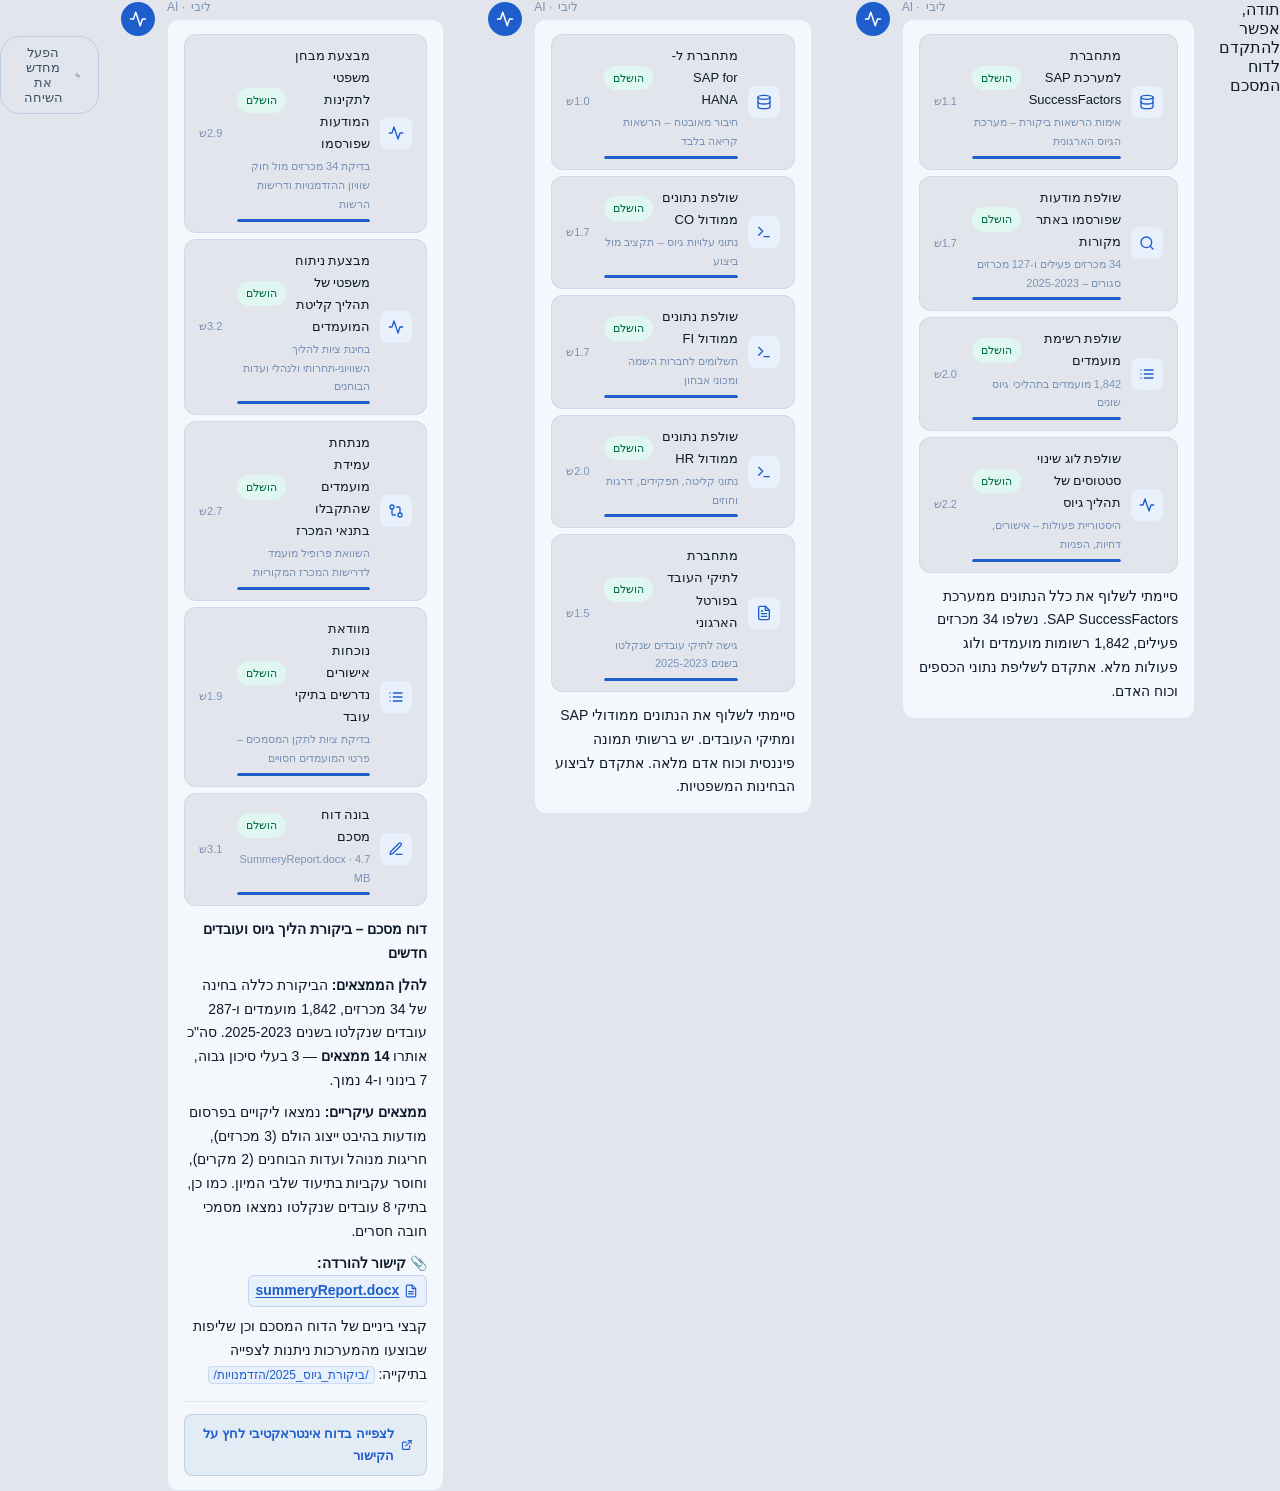
<file: Demo/second_phase_rendered.html>
<html dir="rtl"><head><meta charset="utf-8"><link rel="stylesheet" href="styles.css"></head><body>תודה, אפשר להתקדם לדוח המסכם</div>
    </div>
  </div><div class="message-row visible">
    <div class="msg-avatar agent"><svg viewBox="0 0 24 24" fill="none" stroke="#fff" stroke-width="2" stroke-linecap="round" stroke-linejoin="round"><polyline points="22 12 18 12 15 21 9 3 6 12 2 12"></polyline></svg></div>
    <div class="msg-body">
      <div class="msg-name">ליבי <span style="font-weight:400;color:var(--text-tertiary)">· AI</span></div>
      <div class="msg-bubble">
        <div class="tool-blocks">
        <div class="tool-block" id="tb_sf-connect">
          <div class="tb-icon"><svg viewBox="0 0 24 24" fill="none" stroke="currentColor" stroke-width="2" stroke-linecap="round" stroke-linejoin="round"><ellipse cx="12" cy="5" rx="9" ry="3"></ellipse><path d="M21 12c0 1.66-4 3-9 3s-9-1.34-9-3"></path><path d="M3 5v14c0 1.66 4 3 9 3s9-1.34 9-3V5"></path></svg></div>
          <div class="tb-content">
            <div class="tb-top">
              <span class="tool-label">מתחברת למערכת SAP SuccessFactors</span>
              <span class="tool-status done">הושלם</span>
            </div>
            <div class="tool-desc">אימות הרשאות ביקורת – מערכת הגיוס הארגונית</div>
            <div class="progress-bar-wrap"><div class="progress-bar" id="pb_sf-connect" style="transition: width 1100ms linear; width: 100%;"></div></div>
          </div>
          <span class="tool-dur" id="dur_sf-connect">1.1ש</span>
        </div>
        <div class="tool-block" id="tb_sf-ads">
          <div class="tb-icon"><svg viewBox="0 0 24 24" fill="none" stroke="currentColor" stroke-width="2" stroke-linecap="round" stroke-linejoin="round"><circle cx="11" cy="11" r="8"></circle><line x1="21" y1="21" x2="16.65" y2="16.65"></line></svg></div>
          <div class="tb-content">
            <div class="tb-top">
              <span class="tool-label">שולפת מודעות שפורסמו באתר מקורות</span>
              <span class="tool-status done">הושלם</span>
            </div>
            <div class="tool-desc">34 מכרזים פעילים ו-127 מכרזים סגורים – 2023‑2025</div>
            <div class="progress-bar-wrap"><div class="progress-bar" id="pb_sf-ads" style="transition: width 1700ms linear; width: 100%;"></div></div>
          </div>
          <span class="tool-dur" id="dur_sf-ads">1.7ש</span>
        </div>
        <div class="tool-block" id="tb_sf-candidates">
          <div class="tb-icon"><svg viewBox="0 0 24 24" fill="none" stroke="currentColor" stroke-width="2" stroke-linecap="round" stroke-linejoin="round"><line x1="8" y1="6" x2="21" y2="6"></line><line x1="8" y1="12" x2="21" y2="12"></line><line x1="8" y1="18" x2="21" y2="18"></line><line x1="3" y1="6" x2="3.01" y2="6"></line><line x1="3" y1="12" x2="3.01" y2="12"></line><line x1="3" y1="18" x2="3.01" y2="18"></line></svg></div>
          <div class="tb-content">
            <div class="tb-top">
              <span class="tool-label">שולפת רשימת מועמדים</span>
              <span class="tool-status done">הושלם</span>
            </div>
            <div class="tool-desc">1,842 מועמדים בתהליכי גיוס שונים</div>
            <div class="progress-bar-wrap"><div class="progress-bar" id="pb_sf-candidates" style="transition: width 2000ms linear; width: 100%;"></div></div>
          </div>
          <span class="tool-dur" id="dur_sf-candidates">2.0ש</span>
        </div>
        <div class="tool-block" id="tb_sf-log">
          <div class="tb-icon"><svg viewBox="0 0 24 24" fill="none" stroke="currentColor" stroke-width="2" stroke-linecap="round" stroke-linejoin="round"><polyline points="22 12 18 12 15 21 9 3 6 12 2 12"></polyline></svg></div>
          <div class="tb-content">
            <div class="tb-top">
              <span class="tool-label">שולפת לוג שינוי סטטוסים של תהליך גיוס</span>
              <span class="tool-status done">הושלם</span>
            </div>
            <div class="tool-desc">היסטוריית פעולות – אישורים, דחיות, הפניות</div>
            <div class="progress-bar-wrap"><div class="progress-bar" id="pb_sf-log" style="transition: width 2200ms linear; width: 100%;"></div></div>
          </div>
          <span class="tool-dur" id="dur_sf-log">2.2ש</span>
        </div></div>
        <div id="bubble_1782629094538" style="opacity: 1; transition: opacity 0.35s;"><p>סיימתי לשלוף את כלל הנתונים ממערכת SAP SuccessFactors. נשלפו 34 מכרזים פעילים, 1,842 רשומות מועמדים ולוג פעולות מלא. אתקדם לשליפת נתוני הכספים וכוח האדם.</p></div>
      </div>
    </div>
  </div><div class="message-row visible">
    <div class="msg-avatar agent"><svg viewBox="0 0 24 24" fill="none" stroke="#fff" stroke-width="2" stroke-linecap="round" stroke-linejoin="round"><polyline points="22 12 18 12 15 21 9 3 6 12 2 12"></polyline></svg></div>
    <div class="msg-body">
      <div class="msg-name">ליבי <span style="font-weight:400;color:var(--text-tertiary)">· AI</span></div>
      <div class="msg-bubble">
        <div class="tool-blocks">
        <div class="tool-block" id="tb_hana-connect">
          <div class="tb-icon"><svg viewBox="0 0 24 24" fill="none" stroke="currentColor" stroke-width="2" stroke-linecap="round" stroke-linejoin="round"><ellipse cx="12" cy="5" rx="9" ry="3"></ellipse><path d="M21 12c0 1.66-4 3-9 3s-9-1.34-9-3"></path><path d="M3 5v14c0 1.66 4 3 9 3s9-1.34 9-3V5"></path></svg></div>
          <div class="tb-content">
            <div class="tb-top">
              <span class="tool-label">מתחברת ל-SAP for HANA</span>
              <span class="tool-status done">הושלם</span>
            </div>
            <div class="tool-desc">חיבור מאובטח – הרשאות קריאה בלבד</div>
            <div class="progress-bar-wrap"><div class="progress-bar" id="pb_hana-connect" style="transition: width 1000ms linear; width: 100%;"></div></div>
          </div>
          <span class="tool-dur" id="dur_hana-connect">1.0ש</span>
        </div>
        <div class="tool-block" id="tb_hana-co">
          <div class="tb-icon"><svg viewBox="0 0 24 24" fill="none" stroke="currentColor" stroke-width="2" stroke-linecap="round" stroke-linejoin="round"><polyline points="4 17 10 11 4 5"></polyline><line x1="12" y1="19" x2="20" y2="19"></line></svg></div>
          <div class="tb-content">
            <div class="tb-top">
              <span class="tool-label">שולפת נתונים ממודול CO</span>
              <span class="tool-status done">הושלם</span>
            </div>
            <div class="tool-desc">נתוני עלויות גיוס – תקציב מול ביצוע</div>
            <div class="progress-bar-wrap"><div class="progress-bar" id="pb_hana-co" style="transition: width 1700ms linear; width: 100%;"></div></div>
          </div>
          <span class="tool-dur" id="dur_hana-co">1.7ש</span>
        </div>
        <div class="tool-block" id="tb_hana-fi">
          <div class="tb-icon"><svg viewBox="0 0 24 24" fill="none" stroke="currentColor" stroke-width="2" stroke-linecap="round" stroke-linejoin="round"><polyline points="4 17 10 11 4 5"></polyline><line x1="12" y1="19" x2="20" y2="19"></line></svg></div>
          <div class="tb-content">
            <div class="tb-top">
              <span class="tool-label">שולפת נתונים ממודול FI</span>
              <span class="tool-status done">הושלם</span>
            </div>
            <div class="tool-desc">תשלומים לחברות השמה ומכוני אבחון</div>
            <div class="progress-bar-wrap"><div class="progress-bar" id="pb_hana-fi" style="transition: width 1700ms linear; width: 100%;"></div></div>
          </div>
          <span class="tool-dur" id="dur_hana-fi">1.7ש</span>
        </div>
        <div class="tool-block" id="tb_hana-hr">
          <div class="tb-icon"><svg viewBox="0 0 24 24" fill="none" stroke="currentColor" stroke-width="2" stroke-linecap="round" stroke-linejoin="round"><polyline points="4 17 10 11 4 5"></polyline><line x1="12" y1="19" x2="20" y2="19"></line></svg></div>
          <div class="tb-content">
            <div class="tb-top">
              <span class="tool-label">שולפת נתונים ממודול HR</span>
              <span class="tool-status done">הושלם</span>
            </div>
            <div class="tool-desc">נתוני קליטה, תפקידים, דרגות וחוזים</div>
            <div class="progress-bar-wrap"><div class="progress-bar" id="pb_hana-hr" style="transition: width 2000ms linear; width: 100%;"></div></div>
          </div>
          <span class="tool-dur" id="dur_hana-hr">2.0ש</span>
        </div>
        <div class="tool-block" id="tb_emp-files">
          <div class="tb-icon"><svg viewBox="0 0 24 24" fill="none" stroke="currentColor" stroke-width="2" stroke-linecap="round" stroke-linejoin="round"><path d="M14 2H6a2 2 0 0 0-2 2v16a2 2 0 0 0 2 2h12a2 2 0 0 0 2-2V8z"></path><polyline points="14 2 14 8 20 8"></polyline><line x1="16" y1="13" x2="8" y2="13"></line><line x1="16" y1="17" x2="8" y2="17"></line><polyline points="10 9 9 9 8 9"></polyline></svg></div>
          <div class="tb-content">
            <div class="tb-top">
              <span class="tool-label">מתחברת לתיקי העובד בפורטל הארגוני</span>
              <span class="tool-status done">הושלם</span>
            </div>
            <div class="tool-desc">גישה לתיקי עובדים שנקלטו בשנים 2023‑2025</div>
            <div class="progress-bar-wrap"><div class="progress-bar" id="pb_emp-files" style="transition: width 1500ms linear; width: 100%;"></div></div>
          </div>
          <span class="tool-dur" id="dur_emp-files">1.5ש</span>
        </div></div>
        <div id="bubble_1782629102953" style="opacity: 1; transition: opacity 0.35s;"><p>סיימתי לשלוף את הנתונים ממודולי SAP ומתיקי העובדים. יש ברשותי תמונה פיננסית וכוח אדם מלאה. אתקדם לביצוע הבחינות המשפטיות.</p></div>
      </div>
    </div>
  </div><div class="message-row visible">
    <div class="msg-avatar agent"><svg viewBox="0 0 24 24" fill="none" stroke="#fff" stroke-width="2" stroke-linecap="round" stroke-linejoin="round"><polyline points="22 12 18 12 15 21 9 3 6 12 2 12"></polyline></svg></div>
    <div class="msg-body">
      <div class="msg-name">ליבי <span style="font-weight:400;color:var(--text-tertiary)">· AI</span></div>
      <div class="msg-bubble">
        <div class="tool-blocks">
        <div class="tool-block" id="tb_legal-ads">
          <div class="tb-icon"><svg viewBox="0 0 24 24" fill="none" stroke="currentColor" stroke-width="2" stroke-linecap="round" stroke-linejoin="round"><polyline points="22 12 18 12 15 21 9 3 6 12 2 12"></polyline></svg></div>
          <div class="tb-content">
            <div class="tb-top">
              <span class="tool-label">מבצעת מבחן משפטי לתקינות המודעות שפורסמו</span>
              <span class="tool-status done">הושלם</span>
            </div>
            <div class="tool-desc">בדיקת 34 מכרזים מול חוק שוויון ההזדמנויות ודרישות הרשות</div>
            <div class="progress-bar-wrap"><div class="progress-bar" id="pb_legal-ads" style="transition: width 2900ms linear; width: 100%;"></div></div>
          </div>
          <span class="tool-dur" id="dur_legal-ads">2.9ש</span>
        </div>
        <div class="tool-block" id="tb_legal-process">
          <div class="tb-icon"><svg viewBox="0 0 24 24" fill="none" stroke="currentColor" stroke-width="2" stroke-linecap="round" stroke-linejoin="round"><polyline points="22 12 18 12 15 21 9 3 6 12 2 12"></polyline></svg></div>
          <div class="tb-content">
            <div class="tb-top">
              <span class="tool-label">מבצעת ניתוח משפטי של תהליך קליטת המועמדים</span>
              <span class="tool-status done">הושלם</span>
            </div>
            <div class="tool-desc">בחינת ציות להליך השוויוני‑תחרותי ולנהלי ועדות הבוחנים</div>
            <div class="progress-bar-wrap"><div class="progress-bar" id="pb_legal-process" style="transition: width 3200ms linear; width: 100%;"></div></div>
          </div>
          <span class="tool-dur" id="dur_legal-process">3.2ש</span>
        </div>
        <div class="tool-block" id="tb_legal-hired">
          <div class="tb-icon"><svg viewBox="0 0 24 24" fill="none" stroke="currentColor" stroke-width="2" stroke-linecap="round" stroke-linejoin="round"><circle cx="18" cy="18" r="3"></circle><circle cx="6" cy="6" r="3"></circle><path d="M13 6h3a2 2 0 0 1 2 2v7"></path><path d="M11 18H8a2 2 0 0 1-2-2V9"></path></svg></div>
          <div class="tb-content">
            <div class="tb-top">
              <span class="tool-label">מנתחת עמידת מועמדים שהתקבלו בתנאי המכרז</span>
              <span class="tool-status done">הושלם</span>
            </div>
            <div class="tool-desc">השוואת פרופיל מועמד לדרישות המכרז המקוריות</div>
            <div class="progress-bar-wrap"><div class="progress-bar" id="pb_legal-hired" style="transition: width 2700ms linear; width: 100%;"></div></div>
          </div>
          <span class="tool-dur" id="dur_legal-hired">2.7ש</span>
        </div>
        <div class="tool-block" id="tb_docs-check">
          <div class="tb-icon"><svg viewBox="0 0 24 24" fill="none" stroke="currentColor" stroke-width="2" stroke-linecap="round" stroke-linejoin="round"><line x1="8" y1="6" x2="21" y2="6"></line><line x1="8" y1="12" x2="21" y2="12"></line><line x1="8" y1="18" x2="21" y2="18"></line><line x1="3" y1="6" x2="3.01" y2="6"></line><line x1="3" y1="12" x2="3.01" y2="12"></line><line x1="3" y1="18" x2="3.01" y2="18"></line></svg></div>
          <div class="tb-content">
            <div class="tb-top">
              <span class="tool-label">מוודאת נוכחות אישורים נדרשים בתיקי עובד</span>
              <span class="tool-status done">הושלם</span>
            </div>
            <div class="tool-desc">בדיקת ציות לתקן המסמכים – פרטי המועמדים חסויים</div>
            <div class="progress-bar-wrap"><div class="progress-bar" id="pb_docs-check" style="transition: width 1900ms linear; width: 100%;"></div></div>
          </div>
          <span class="tool-dur" id="dur_docs-check">1.9ש</span>
        </div>
        <div class="tool-block" id="tb_final-report">
          <div class="tb-icon"><svg viewBox="0 0 24 24" fill="none" stroke="currentColor" stroke-width="2" stroke-linecap="round" stroke-linejoin="round"><path d="M12 20h9"></path><path d="M16.5 3.5a2.121 2.121 0 0 1 3 3L7 19l-4 1 1-4L16.5 3.5z"></path></svg></div>
          <div class="tb-content">
            <div class="tb-top">
              <span class="tool-label">בונה דוח מסכם</span>
              <span class="tool-status done">הושלם</span>
            </div>
            <div class="tool-desc">SummeryReport.docx · 4.7 MB</div>
            <div class="progress-bar-wrap"><div class="progress-bar" id="pb_final-report" style="transition: width 3100ms linear; width: 100%;"></div></div>
          </div>
          <span class="tool-dur" id="dur_final-report">3.1ש</span>
        </div></div>
        <div id="bubble_1782629112437" style="opacity: 1; transition: opacity 0.35s;"><p><strong>דוח מסכם – ביקורת הליך גיוס ועובדים חדשים</strong></p><p><strong>להלן הממצאים:</strong>
הביקורת כללה בחינה של 34 מכרזים, 1,842 מועמדים ו-287 עובדים שנקלטו בשנים 2023‑2025. סה"כ אותרו <strong>14 ממצאים</strong> — 3 בעלי סיכון גבוה, 7 בינוני ו-4 נמוך.</p><p><strong>ממצאים עיקריים:</strong> נמצאו ליקויים בפרסום מודעות בהיבט ייצוג הולם (3 מכרזים), חריגות מנוהל ועדות הבוחנים (2 מקרים), וחוסר עקביות בתיעוד שלבי המיון. כמו כן, בתיקי 8 עובדים שנקלטו נמצאו מסמכי חובה חסרים.</p><p><strong>📎 קישור להורדה:</strong> <a href="#" class="doc-link" onclick="return downloadDoc('summeryReport.docx','SummeryReport.docx')"><svg width="14" height="14" viewBox="0 0 24 24" fill="none" stroke="currentColor" stroke-width="2" stroke-linecap="round" stroke-linejoin="round">
        <path d="M14 2H6a2 2 0 0 0-2 2v16a2 2 0 0 0 2 2h12a2 2 0 0 0 2-2V8z"></path>
        <polyline points="14 2 14 8 20 8"></polyline>
        <line x1="16" y1="13" x2="8" y2="13"></line>
        <line x1="16" y1="17" x2="8" y2="17"></line>
    </svg> summeryReport.docx</a></p><p>קבצי ביניים של הדוח המסכם וכן שליפות שבוצעו מהמערכות ניתנות לצפייה בתיקייה:
<code>/ביקורת_גיוס_2025/הזדמנויות/</code></p><div style="margin-top:14px;padding-top:12px;border-top:1px solid rgba(0,0,0,0.08)">
          <a href="mekorot_audit_report.html" target="_blank" rel="noopener" style="display:inline-flex;align-items:center;gap:7px;
                    color:var(--mekorot-blue,#1a56a0);font-weight:600;font-size:13px;
                    text-decoration:none;background:rgba(26,86,160,0.07);
                    padding:8px 14px;border-radius:8px;
                    border:1px solid rgba(26,86,160,0.18)">
            <svg width="14" height="14" viewBox="0 0 24 24" fill="none" stroke="currentColor" stroke-width="2.2" stroke-linecap="round" stroke-linejoin="round">
              <path d="M18 13v6a2 2 0 0 1-2 2H5a2 2 0 0 1-2-2V8a2 2 0 0 1 2-2h6"></path>
              <polyline points="15 3 21 3 21 9"></polyline><line x1="10" y1="14" x2="21" y2="3"></line>
            </svg>
            לצפייה בדוח אינטראקטיבי לחץ על הקישור
          </a>
        </div></div>
      </div>
    </div>
  </div><div style="text-align: center; padding: 20px 0px 8px;"><button class="restart-btn" onclick="runFlow()">
      <svg viewBox="0 0 24 24" fill="none" stroke="currentColor" stroke-width="2" stroke-linecap="round" stroke-linejoin="round"><polyline points="22 12 18 12 15 21 9 3 6 12 2 12"></polyline></svg> הפעל מחדש את השיחה
    </button></div></body></html>
</file>
<file: Demo/styles.css>
/* ============================================================
   MEKOROT LIBI — Design System CSS
   Brand-aligned: Mekorot Official Palette
   --mekorot-blue:       #1E5ECC  (primary)
   --mekorot-blue-dark:  #0D1F4E  (header / dark)
   --mekorot-blue-mid:   #1448A3  (hover only)
   --mekorot-blue-light: #E8F0FB  (cards / icon containers)
   --page-bg:            #F4F7FC  (page background)
   No gradients. No backdrop-filter. Shadows: rgba(13,31,78,0.06–0.12)
   ============================================================ */

*,
*::before,
*::after {
  box-sizing: border-box;
  margin: 0;
  padding: 0;
}

:root {
  --mekorot-blue: #1E5ECC;
  --mekorot-blue-dark: #0D1F4E;
  --mekorot-blue-mid: #1448A3;
  --mekorot-blue-light: #E8F0FB;
  --mekorot-blue-pale: #F4F7FC;
  --mekorot-aqua: #1E5ECC;
  --mekorot-aqua-light: #E8F0FB;
  --mekorot-teal: #1E5ECC;

  --bg: #E2E6EC;
  --bg-secondary: #F4F7FC;
  --bg-tertiary: #F4F7FC;
  --text: #0D1B2A;
  --text-secondary: #3D5166;
  --text-tertiary: #7A93B8;
  --border: rgba(30, 94, 204, 0.1);
  --border-mid: rgba(30, 94, 204, 0.18);

  --agent-bg: #F4F7FC;
  --user-bg: #1E5ECC;
  --user-text: #ffffff;

  --tag-run-bg: #E8F0FB;
  --tag-run-text: #1E5ECC;
  --tag-done-bg: #E0F6F0;
  --tag-done-text: #006B4B;
  --tag-wait-bg: #FFF3E0;
  --tag-wait-text: #8C5200;

  --success: #1E5ECC;
  --warning: #F59E0B;
  --danger: #DC2626;

  --radius-sm: 8px;
  --radius-md: 12px;
  --radius-lg: 18px;
  --sidebar-w: 272px;
  --font: 'Noto Sans Hebrew', 'Segoe UI', Arial, sans-serif;
}

body {
  font-family: var(--font);
  background: var(--bg-tertiary);
  color: var(--text);
  height: 100vh;
  display: flex;
  overflow: hidden;
  direction: rtl;
}

/* ── Sidebar ── */
.sidebar {
  width: var(--sidebar-w);
  background: var(--bg-secondary);
  border-left: 1px solid var(--border);
  display: flex;
  flex-direction: column;
  flex-shrink: 0;
}

.sidebar-header {
  padding: 18px 16px 14px;
  border-bottom: 1px solid var(--border);
}

.logo-row {
  display: flex;
  align-items: center;
  gap: 10px;
}

.logo-box {
  width: 36px;
  height: 36px;
  background: var(--mekorot-blue);
  border-radius: 10px;
  display: flex;
  align-items: center;
  justify-content: center;
  flex-shrink: 0;
}

.logo-box svg {
  width: 22px;
  height: 22px;
  color: #fff;
  stroke: #fff;
}

.logo-text {
  line-height: 1.2;
}

.logo-name {
  font-size: 15px;
  font-weight: 600;
  color: var(--mekorot-blue);
}

.logo-sub {
  font-size: 11px;
  color: var(--text-tertiary);
}

.sidebar-nav {
  padding: 10px 8px;
  flex: 1;
  overflow-y: auto;
}

.nav-section {
  font-size: 10px;
  font-weight: 600;
  color: var(--text-tertiary);
  text-transform: uppercase;
  letter-spacing: 0.08em;
  padding: 10px 10px 4px;
}

.nav-item {
  display: flex;
  align-items: center;
  gap: 10px;
  padding: 9px 10px;
  border-radius: var(--radius-sm);
  font-size: 13px;
  color: var(--text-secondary);
  cursor: pointer;
  transition: background 0.15s, color 0.15s;
}

.nav-item:hover {
  background: var(--bg-tertiary);
  color: var(--text);
}

.nav-item.active {
  background: var(--mekorot-blue-light);
  color: var(--mekorot-blue);
  font-weight: 500;
}

.nav-item svg {
  width: 16px;
  height: 16px;
  flex-shrink: 0;
}

.sidebar-footer {
  padding: 12px 16px;
  border-top: 1px solid var(--border);
  display: flex;
  align-items: center;
  gap: 10px;
}

.avatar-sm {
  width: 30px;
  height: 30px;
  border-radius: 50%;
  background: var(--mekorot-blue-light);
  color: var(--mekorot-blue);
  display: flex;
  align-items: center;
  justify-content: center;
  font-size: 12px;
  font-weight: 600;
  flex-shrink: 0;
}

/* ── Main ── */
.main {
  flex: 1;
  display: flex;
  flex-direction: column;
  overflow: hidden;
  background: var(--bg);
}

.top-bar {
  padding: 14px 22px;
  border-bottom: 1px solid var(--border);
  background: var(--bg);
  display: flex;
  align-items: center;
  justify-content: space-between;
  flex-shrink: 0;
}

.top-bar-info {}

.top-bar-title {
  font-size: 15px;
  font-weight: 600;
  color: var(--text);
}

.top-bar-sub {
  font-size: 11px;
  color: var(--text-tertiary);
  margin-top: 1px;
}

.top-bar-actions {
  display: flex;
  gap: 6px;
}

.icon-btn {
  width: 32px;
  height: 32px;
  border: 1px solid var(--border-mid);
  border-radius: var(--radius-sm);
  background: none;
  cursor: pointer;
  display: flex;
  align-items: center;
  justify-content: center;
  color: var(--text-secondary);
  transition: background 0.15s;
}

.icon-btn:hover {
  background: var(--bg-secondary);
}

.icon-btn svg {
  width: 16px;
  height: 16px;
}

/* Water stripe accent at top */
.water-stripe {
  height: 3px;
  background: var(--mekorot-blue);
  flex-shrink: 0;
}

/* ── Messages ── */
.messages {
  flex: 1;
  overflow-y: auto;
  padding: 28px 0 12px;
  scroll-behavior: smooth;
  bacground-image: url('wave-bg.png');
}

.message-row {
  display: flex;
  flex-direction: row-reverse;
  justify-content: flex-start;
  gap: 12px;
  padding: 0 22px;
  max-width: 900px;
  margin: 0 auto 6px;
  width: 100%;
  opacity: 0;
  transform: translateY(8px);
  transition: opacity 0.3s, transform 0.3s;
}

.message-row.visible {
  opacity: 1;
  transform: translateY(0);
}

.message-row.user {
  flex-direction: row;
  justify-content: flex-start;
}

.msg-avatar {
  width: 34px;
  height: 34px;
  border-radius: 50%;
  flex-shrink: 0;
  display: flex;
  align-items: center;
  justify-content: center;
  font-size: 13px;
  font-weight: 600;
  margin-top: 2px;
}

.msg-avatar.agent {
  background: var(--mekorot-blue);
  color: #fff;
}

.msg-avatar.agent svg {
  width: 18px;
  height: 18px;
  color: #fff;
  stroke: #fff;
}

.msg-avatar.user-av {
  background: var(--bg-tertiary);
  color: var(--mekorot-blue);
  border: 1px solid var(--border-mid);
}

.msg-body {
  flex: 1;
  max-width: 680px;
  display: flex;
  flex-direction: column;
  align-items: flex-end;
}

.message-row.user .msg-body {
  flex: 0 1 auto;
  max-width: 500px;
  align-items: flex-end;
}

.msg-name {
  font-size: 12px;
  font-weight: 500;
  color: var(--text-tertiary);
  margin-bottom: 5px;
  display: flex;
  align-items: center;
  gap: 6px;
  justify-content: flex-end;
}

.message-row.user .msg-name {
  justify-content: flex-end;
}

.msg-bubble {
  background: var(--agent-bg);
  border: 1px solid var(--border);
  border-radius: 4px 16px 16px 16px;
  padding: 14px 16px;
  font-size: 14px;
  line-height: 1.7;
  color: var(--text);
}

.message-row.user .msg-bubble {
  background: var(--user-bg);
  color: var(--user-text);
  border-radius: 16px 4px 16px 16px;
  border-color: transparent;
}

.msg-bubble p {
  margin-bottom: 8px;
}

.msg-bubble p:last-child {
  margin-bottom: 0;
}

/* ── Tool blocks ── */
.tool-blocks {
  display: flex;
  flex-direction: column;
  gap: 6px;
  margin-bottom: 12px;
}

.tool-block {
  display: flex;
  align-items: center;
  gap: 10px;
  padding: 10px 14px;
  background: var(--bg);
  border: 1px solid var(--border);
  border-radius: var(--radius-md);
  font-size: 13px;
  color: var(--text-secondary);
  position: relative;
  overflow: hidden;
}

.tool-block .tb-icon {
  width: 32px;
  height: 32px;
  border-radius: 8px;
  background: var(--mekorot-blue-light);
  display: flex;
  align-items: center;
  justify-content: center;
  flex-shrink: 0;
}

.tool-block .tb-icon svg {
  width: 16px;
  height: 16px;
  color: var(--mekorot-blue);
  stroke: var(--mekorot-blue);
}

.tool-block .tb-content {
  flex: 1;
  min-width: 0;
}

.tool-block .tb-top {
  display: flex;
  align-items: center;
  justify-content: space-between;
  gap: 8px;
}

.tool-label {
  font-weight: 500;
  font-size: 13px;
  color: var(--text);
}

.tool-desc {
  font-size: 11px;
  color: var(--text-tertiary);
  margin-top: 2px;
}

.tool-status {
  font-size: 11px;
  font-weight: 500;
  padding: 3px 9px;
  border-radius: 20px;
  flex-shrink: 0;
}

.tool-status.pending {
  background: var(--tag-wait-bg);
  color: var(--tag-wait-text);
}

.tool-status.running {
  background: var(--tag-run-bg);
  color: var(--tag-run-text);
}

.tool-status.done {
  background: var(--tag-done-bg);
  color: var(--tag-done-text);
}

.tool-dur {
  font-size: 11px;
  color: var(--text-tertiary);
  flex-shrink: 0;
  min-width: 28px;
  text-align: left;
}

.progress-bar-wrap {
  height: 3px;
  background: var(--border);
  border-radius: 2px;
  overflow: hidden;
  margin-top: 5px;
}

.progress-bar {
  height: 100%;
  background: var(--mekorot-blue);
  border-radius: 2px;
  width: 0%;
  transition: width linear;
}

/* ── Typing ── */
.typing-indicator {
  display: flex;
  align-items: center;
  gap: 5px;
  padding: 12px 16px;
  background: var(--agent-bg);
  border: 1px solid var(--border);
  border-radius: 4px 16px 16px 16px;
  width: fit-content;
}

.typing-dot {
  width: 6px;
  height: 6px;
  border-radius: 50%;
  background: var(--mekorot-aqua);
  animation: tdot 1.2s ease-in-out infinite;
}

.typing-dot:nth-child(2) {
  animation-delay: 0.2s;
}

.typing-dot:nth-child(3) {
  animation-delay: 0.4s;
}

@keyframes tdot {

  0%,
  80%,
  100% {
    transform: translateY(0);
    opacity: 0.35;
  }

  40% {
    transform: translateY(-5px);
    opacity: 1;
  }
}

/* ── File pill ── */
.file-pill {
  display: inline-flex;
  align-items: center;
  gap: 6px;
  padding: 4px 10px;
  background: var(--mekorot-blue-light);
  border: 1px solid rgba(30, 94, 204, 0.15);
  border-radius: 20px;
  font-size: 12px;
  color: var(--mekorot-blue);
  margin-bottom: 7px;
  font-weight: 500;
}

.file-pill svg {
  width: 13px;
  height: 13px;
  color: var(--mekorot-blue);
  stroke: var(--mekorot-blue);
}

/* ── Input ── */
.input-area {
  padding: 14px 22px 18px;
  border-top: 1px solid var(--border);
  background: var(--bg);
  flex-shrink: 0;
}

.input-wrap {
  max-width: 856px;
  margin: 0 auto;
  background: var(--bg-secondary);
  border: 1px solid var(--border-mid);
  border-radius: var(--radius-lg);
  display: flex;
  align-items: center;
  gap: 8px;
  padding: 10px 12px;
  transition: border-color 0.2s;
  line-height: 3;
}

.input-wrap:focus-within {
  border-color: var(--mekorot-blue);
}

.input-wrap textarea {
  flex: 1;
  border: none;
  background: none;
  font-size: 14px;
  color: var(--text);
  resize: none;
  outline: none;
  line-height: 1.5;
  max-height: 120px;
  font-family: var(--font);
  direction: rtl;
}

.input-wrap textarea::placeholder {
  color: var(--text-tertiary);
}

.attach-btn {
  width: 32px;
  height: 32px;
  border-radius: 9px;
  background: none;
  border: 1px solid var(--border-mid);
  cursor: pointer;
  display: flex;
  align-items: center;
  justify-content: center;
  color: var(--text-secondary);
  flex-shrink: 0;
  transition: background 0.15s;
}

.attach-btn:hover {
  background: var(--bg-tertiary);
}

.attach-btn svg {
  width: 16px;
  height: 16px;
}

.send-btn {
  width: 32px;
  height: 32px;
  border-radius: 9px;
  background: var(--mekorot-blue);
  border: none;
  cursor: pointer;
  display: flex;
  align-items: center;
  justify-content: center;
  color: #fff;
  flex-shrink: 0;
  transition: background 0.15s;
}

.send-btn:hover {
  background: var(--mekorot-blue-dark);
}

.send-btn svg {
  width: 16px;
  height: 16px;
  color: #fff;
  stroke: #fff;
}

.input-hint {
  text-align: center;
  font-size: 11px;
  color: var(--text-tertiary);
  margin-top: 7px;
  max-width: 856px;
  margin-left: auto;
  margin-right: auto;
}

/* ── Misc ── */
.restart-btn {
  display: flex;
  align-items: center;
  gap: 7px;
  margin: 16px auto 4px;
  padding: 8px 18px;
  border: 1px solid var(--border-mid);
  border-radius: 20px;
  background: none;
  cursor: pointer;
  font-size: 13px;
  font-family: var(--font);
  color: var(--text-secondary);
  transition: background 0.15s;
}

.restart-btn:hover {
  background: var(--bg-secondary);
}

.restart-btn svg {
  width: 15px;
  height: 15px;
}

code {
  background: var(--mekorot-blue-light);
  border: 1px solid rgba(30, 94, 204, 0.15);
  border-radius: 4px;
  padding: 1px 5px;
  font-size: 12px;
  font-family: var(--font);
  color: var(--mekorot-blue);
}

strong {
  font-weight: 600;
  color: var(--text);
}

hr.divider {
  border: none;
  border-top: 1px solid var(--border);
  margin: 10px 0;
}

.alert-badge {
  display: inline-flex;
  align-items: center;
  gap: 5px;
  font-size: 11px;
  font-weight: 500;
  padding: 3px 9px;
  border-radius: 20px;
  margin-right: 4px;
}

.alert-badge.critical {
  background: #FEE2E2;
  color: #991B1B;
}

.alert-badge.warning {
  background: #FEF3C7;
  color: #92400E;
}

.alert-badge.ok {
  background: var(--tag-done-bg);
  color: var(--tag-done-text);
}

/* ── Loading state (while fetching flow.json) ── */
.flow-loading {
  display: flex;
  flex-direction: column;
  align-items: center;
  justify-content: center;
  gap: 14px;
  height: 100%;
  min-height: 200px;
  color: var(--text-tertiary);
  font-size: 14px;
}

.flow-loading-spinner {
  width: 32px;
  height: 32px;
  border: 3px solid var(--border);
  border-top-color: var(--mekorot-blue);
  border-radius: 50%;
  animation: spin 0.75s linear infinite;
}

@keyframes spin {
  to {
    transform: rotate(360deg);
  }
}

/* ── Error state (if flow.json fails to load) ── */
.flow-error {
  display: flex;
  flex-direction: column;
  align-items: center;
  justify-content: center;
  gap: 10px;
  height: 100%;
  min-height: 200px;
  color: var(--danger);
  font-size: 14px;
  text-align: center;
  padding: 24px;
}

.flow-error svg {
  opacity: 0.7;
}

.flow-error p {
  font-weight: 500;
  color: var(--text);
}

.flow-error code {
  font-size: 11px;
  color: var(--danger);
  background: #FEE2E2;
  border-color: rgba(220, 38, 38, 0.2);
  word-break: break-all;
  max-width: 360px;
  display: block;
  padding: 6px 10px;
}

.flow-error .restart-btn {
  margin-top: 6px;
  color: var(--mekorot-blue);
  border-color: var(--mekorot-blue);
}

.flow-error .restart-btn:hover {
  background: var(--mekorot-blue-light);
}

/* ── Clickable document links ── */
.doc-link {
  display: inline-flex;
  align-items: center;
  gap: 5px;
  color: var(--mekorot-blue);
  font-weight: 600;
  text-decoration: underline;
  text-underline-offset: 2px;
  padding: 3px 8px 3px 6px;
  background: var(--mekorot-blue-light);
  border: 1px solid rgba(30, 94, 204, 0.2);
  border-radius: 6px;
  transition: background 0.15s, color 0.15s;
  cursor: pointer;
}

.doc-link:hover {
  background: rgba(30, 94, 204, 0.12);
  color: var(--mekorot-blue-dark);
  text-decoration: underline;
}

.doc-link svg {
  flex-shrink: 0;
  color: var(--mekorot-blue);
  stroke: var(--mekorot-blue);
}

@keyframes fadeInUp {
  from {
    opacity: 0;
    transform: translateY(10px);
  }

  to {
    opacity: 1;
    transform: translateY(0);
  }
}

/* UX/UI Guideline Compliance Patch */
.nav-item.active {
  background: #E8F0FB;
  color: #1E5ECC;
  border-right: 3px solid #1E5ECC;
}

.tool-block,
.msg-bubble,
.input-wrap {
  box-shadow: 0 2px 8px rgba(13, 31, 78, 0.06);
}

.icon-btn,
.attach-btn,
.send-btn {
  min-width: 44px;
  min-height: 44px;
}

button:focus-visible,
.nav-item:focus-visible,
.doc-link:focus-visible,
textarea:focus-visible {
  outline: 2px solid #1E5ECC;
  outline-offset: 2px;
}

.progress-bar {
  background: #1E5ECC;
}

.typing-dot {
  background: #1E5ECC;
}

/* brand alignment applied — override block removed */
/* ===== BODY ===== */
body {
  background: var(--bg);
}

/* ===== SIDEBAR ===== */
.sidebar {
  background: var(--bg-secondary);
  /* white like design */
}

.logo-name {
  font-weight: 700;
  /* stronger like Figma */
}

/* ===== MAIN ===== */
.main {
  background: var(--bg);
}

/* ===== TOP BAR ===== */
.top-bar {
  background: var(--mekorot-blue-dark);
  color: rgba(255, 255, 255, 0.75);
  box-shadow: 0 2px 8px rgba(13, 31, 78, 0.12);
}

.top-bar-title {
  color: rgba(255, 255, 255, 0.75);
  font-weight: 700;
}

.top-bar-sub {
  color: rgba(255, 255, 255, 0.50);
}

/* buttons in header */
.top-bar .icon-btn {
  border: 1px solid rgba(255, 255, 255, 0.15);
  color: rgba(255, 255, 255, 0.75);
}

.top-bar .icon-btn:hover {
  background: rgba(255, 255, 255, 0.08);
}

/* ===== MESSAGE AREA BG ===== */
.messages {
  background: var(--bg);
}

/* ===== CARD SHADOW (lighter like design) ===== */
.msg-bubble,
.tool-block,
.input-wrap {
  box-shadow: none;
  border-radius: 12px;
}

/* ===== EMPTY STATE CENTER ===== */
.messages:empty::after {
  content: "ליבי מוכנה לסייע לך בביצוע ביקורת הפנים\A שלח הודעה כדי להתחיל";
  white-space: pre;
  display: block;
  text-align: center;
  margin-top: 120px;
  font-size: 14px;
  color: var(--text-tertiary);
}

/* ===== INPUT AREA ===== */
.input-area {
  background: var(--bg);
  border-top: 1px solid var(--border);
}

.input-wrap {
  background: var(--bg-secondary);
  border-radius: 18px;
}

/* send button disabled state like design */
.send-btn:disabled {
  opacity: 0.5;
  cursor: not-allowed;
}

/* ===== PRIMARY BUTTON STYLE ===== */
button.primary,
.btn-primary {
  background: #1E5ECC;
  color: white;
  font-weight: 700;
  border-radius: 8px;
}

button.primary:hover {
  opacity: 0.9;
}

/* ===== NAV ITEMS ===== */
.nav-item {
  font-size: 13px;
}

.nav-item:hover {
  background: #F4F7FC;
}

.nav-item.active {
  background: #E8F0FB;
  border-right: 3px solid #1E5ECC;
  font-weight: 600;
}

/* ===== AVATAR ===== */
.avatar-sm {
  background: rgba(13, 31, 78, 0.06);
  font-weight: 700;
}

/* ===== SCROLLBAR (clean minimal like Figma) ===== */
::-webkit-scrollbar {
  width: 6px;
}

::-webkit-scrollbar-thumb {
  background: rgba(0, 0, 0, 0.15);
  border-radius: 3px;
}

/* OUTER pill (light background container) */
.send-btn-wrap {
  width: 52px;
  height: 52px;
  border-radius: 16px;

  background: #E8F0FB;
  /* soft gray-blue */

  display: flex;
  align-items: center;
  justify-content: center;
}

/* INNER button */
.send-btn {
  width: 36px;
  height: 36px;
  border-radius: 12px;

  background: #E8F0FB;
  /* inner slightly blue */

  display: flex;
  align-items: center;
  justify-content: center;

  border: none;
  cursor: pointer;

  transition: all 0.15s ease;
  color: #1E5ECC;
}

.send-btn svg {
  stroke: #1E5ECC;
}

/* icon */
.send-btn .icon {
  width: 18px;
  height: 18px;
  stroke: #1E5ECC;
  /* mekorot blue */
}

/* hover (enabled only) */
.send-btn:not(:disabled):hover {
  background: #E8F0FB;
  transform: scale(1.05);
}

/* active */
.send-btn:not(:disabled):active {
  transform: scale(0.95);
}

/* disabled (like image subtle) */
.send-btn:disabled {
  opacity: 0.7;
  cursor: not-allowed;
}

/* OPTIONAL: subtle depth like design */
.send-btn-wrap {
  box-shadow: inset 0 1px 2px rgba(0, 0, 0, 0.05);
}

/* wave-bg watermark behind input area */
.input-area {
  position: relative;
}

.input-area::before {
  content: '';
  position: absolute;
  inset: 0;
  background-image: url('wave-bg.png');
  background-size: cover;
  background-position: bottom center;
  background-repeat: no-repeat;
  opacity: 0.08;
  pointer-events: none;
  z-index: 0;
}

.input-area>* {
  position: relative;
  z-index: 1;
}
.wave-bg {
  position: absolute;
  bottom: 0;
  left: 50%;
  transform: translateX(-50%);
  width: 100%;
  height: auto;
  object-fit: cover;
  object-position: bottom center;
  opacity: 1;
  pointer-events: none;
  bottom: 120px;
}
</file>
